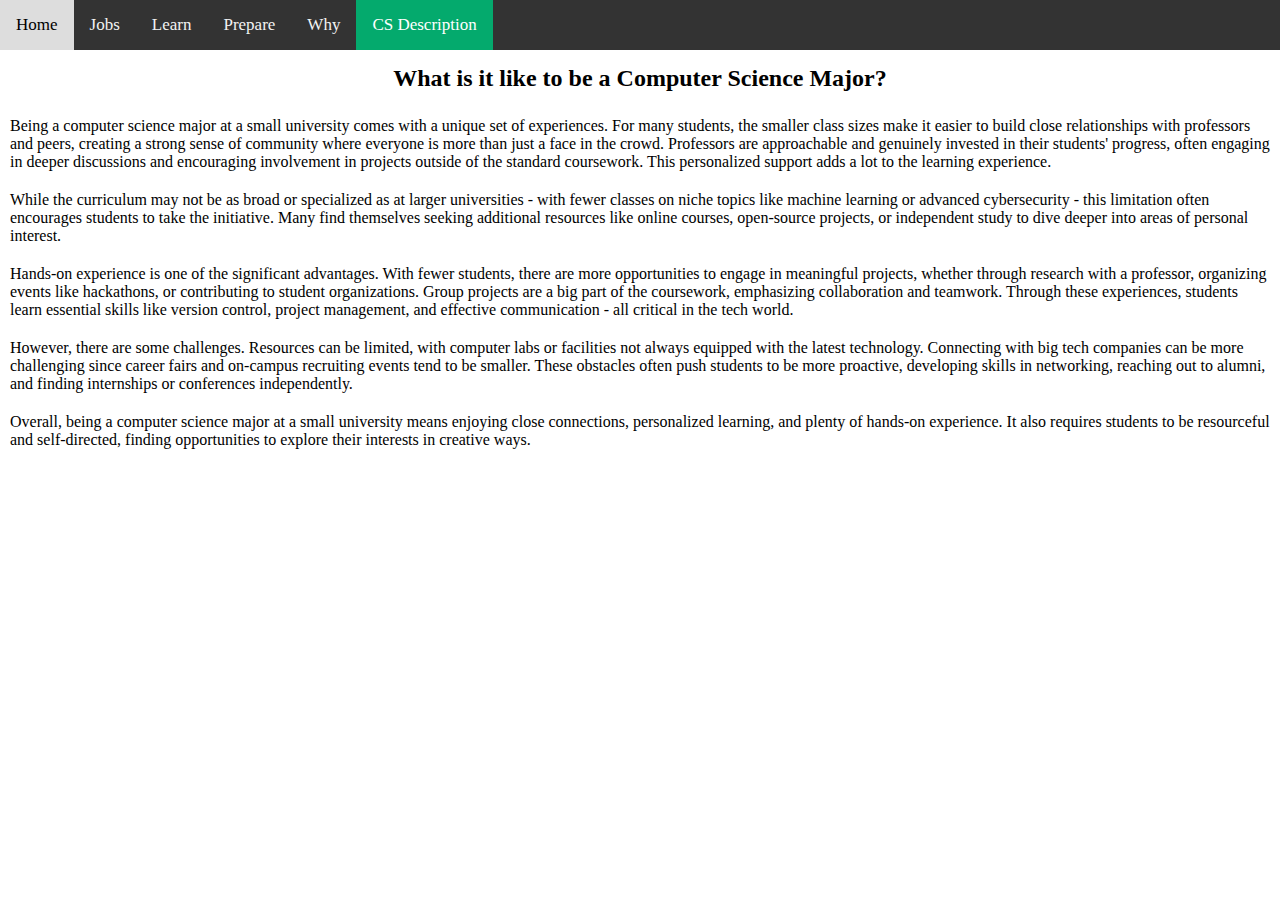
<file: csDescription.html>
<!DOCTYPE html>
<head>
    <title>CS Description Page</title>
    <div id="navbar"></div>
    <link href="style.css" rel="stylesheet">
</head>
<body>
<header>What is it like to be a Computer Science Major?</header>
<p>Being a computer science major at a small university comes with a unique set of experiences. For many students, the smaller class sizes make it easier to build close relationships with professors and peers, creating a strong sense of community where everyone is more than just a face in the crowd. Professors are approachable and genuinely invested in their students' progress, often engaging in deeper discussions and encouraging involvement in projects outside of the standard coursework. This personalized support adds a lot to the learning experience.</p>

<p>While the curriculum may not be as broad or specialized as at larger universities - with fewer classes on niche topics like machine learning or advanced cybersecurity - this limitation often encourages students to take the initiative. Many find themselves seeking additional resources like online courses, open-source projects, or independent study to dive deeper into areas of personal interest.</p>

<p>Hands-on experience is one of the significant advantages. With fewer students, there are more opportunities to engage in meaningful projects, whether through research with a professor, organizing events like hackathons, or contributing to student organizations. Group projects are a big part of the coursework, emphasizing collaboration and teamwork. Through these experiences, students learn essential skills like version control, project management, and effective communication - all critical in the tech world.</p>

<p>However, there are some challenges. Resources can be limited, with computer labs or facilities not always equipped with the latest technology. Connecting with big tech companies can be more challenging since career fairs and on-campus recruiting events tend to be smaller. These obstacles often push students to be more proactive, developing skills in networking, reaching out to alumni, and finding internships or conferences independently.</p>

<p>Overall, being a computer science major at a small university means enjoying close connections, personalized learning, and plenty of hands-on experience. It also requires students to be resourceful and self-directed, finding opportunities to explore their interests in creative ways.</p>

</body>

<script src="nav.js" onload="setActive('csDescription')"></script>
</file>
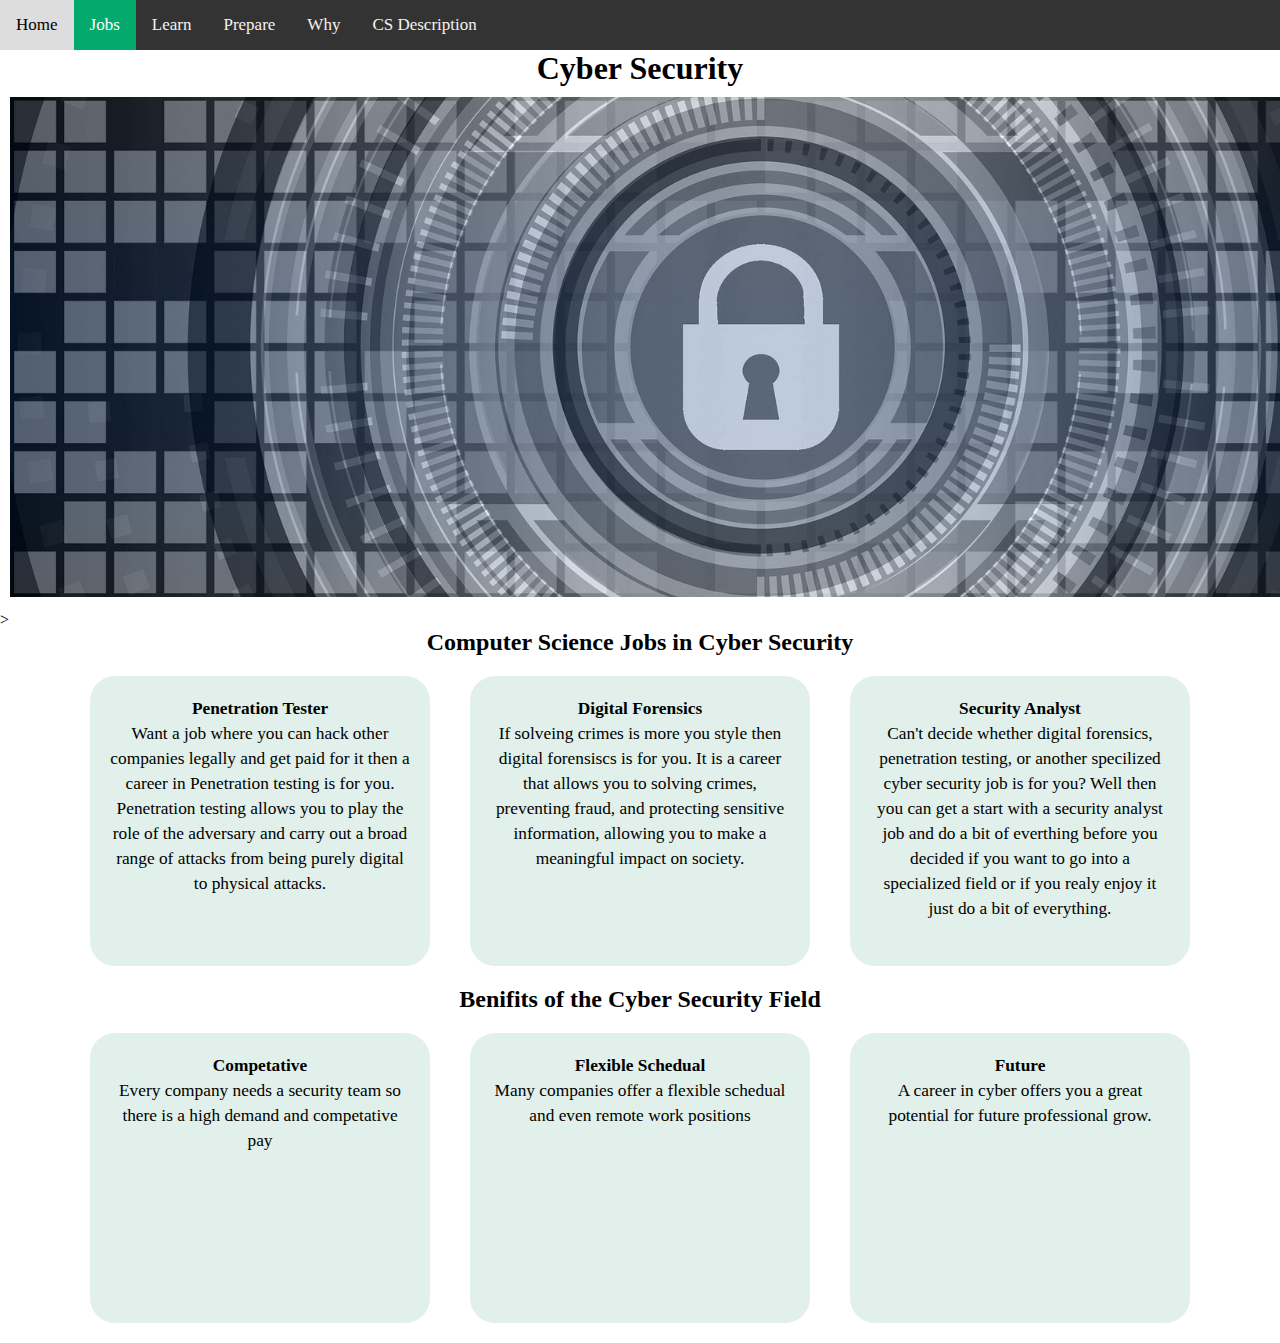
<file: cybersecuritySpecialist.html>
<!DOCTYPE html>
<html>

<head>
    <title>Cyber Security Page</title>
    <div id="navbar"></div>
    <link href="style.css" rel="stylesheet">
</head>
<body>
    <h1>
        <center>Cyber Security</center>
    </h1>
    <img src="cyberSecurityBanner.jpg" alt="This could be You in 7-8 years" width="auto" 
    height="500"/>>
    <h2>
        <center>Computer Science Jobs in Cyber Security</center>
    </h2>
    <div class="infobox-inline">
        <div class="infoboxCyber"><b>Penetration Tester</b><br>
            Want a job where you can hack other companies legally and get paid for it then a career in Penetration testing is for you. 
            Penetration testing allows you to play the role of the adversary and carry out a broad range of attacks from being purely digital to physical attacks.
        </div>

        <div class="infoboxCyber"><b>Digital Forensics</b><br>
            If solveing crimes is more you style then digital forensiscs is for you. It is a career that allows you to solving crimes, preventing fraud, and protecting sensitive information, allowing you to make a meaningful impact on society.
        </div>

        <div class="infoboxCyber"><b>Security Analyst</b><br>
            Can't decide whether digital forensics, penetration testing, or another specilized cyber security job is for you? Well then you can get a start with a security analyst job and do a bit of everthing before you decided if you want to go into a specialized field or if you realy enjoy it just do a bit of everything.
        </div>
    </div>
    <h2>
        <center>Benifits of the Cyber Security Field</center>
    </h2>
    <div class="infobox-inline">
        <div class="infoboxCyber"><b>Competative</b><br>
            Every company needs a security team so there is a high demand and competative pay</div>
        <div class="infoboxCyber"><b>Flexible Schedual</b><br>
            Many companies offer a flexible schedual and even remote work positions</div>
        <div class="infoboxCyber"><b>Future</b><br>
            A career in cyber offers you a great potential for future professional grow.
        </div>
    </div>
</body>

</html>

<script src="nav.js" onload="setActive('Jobs')"></script>
</file>
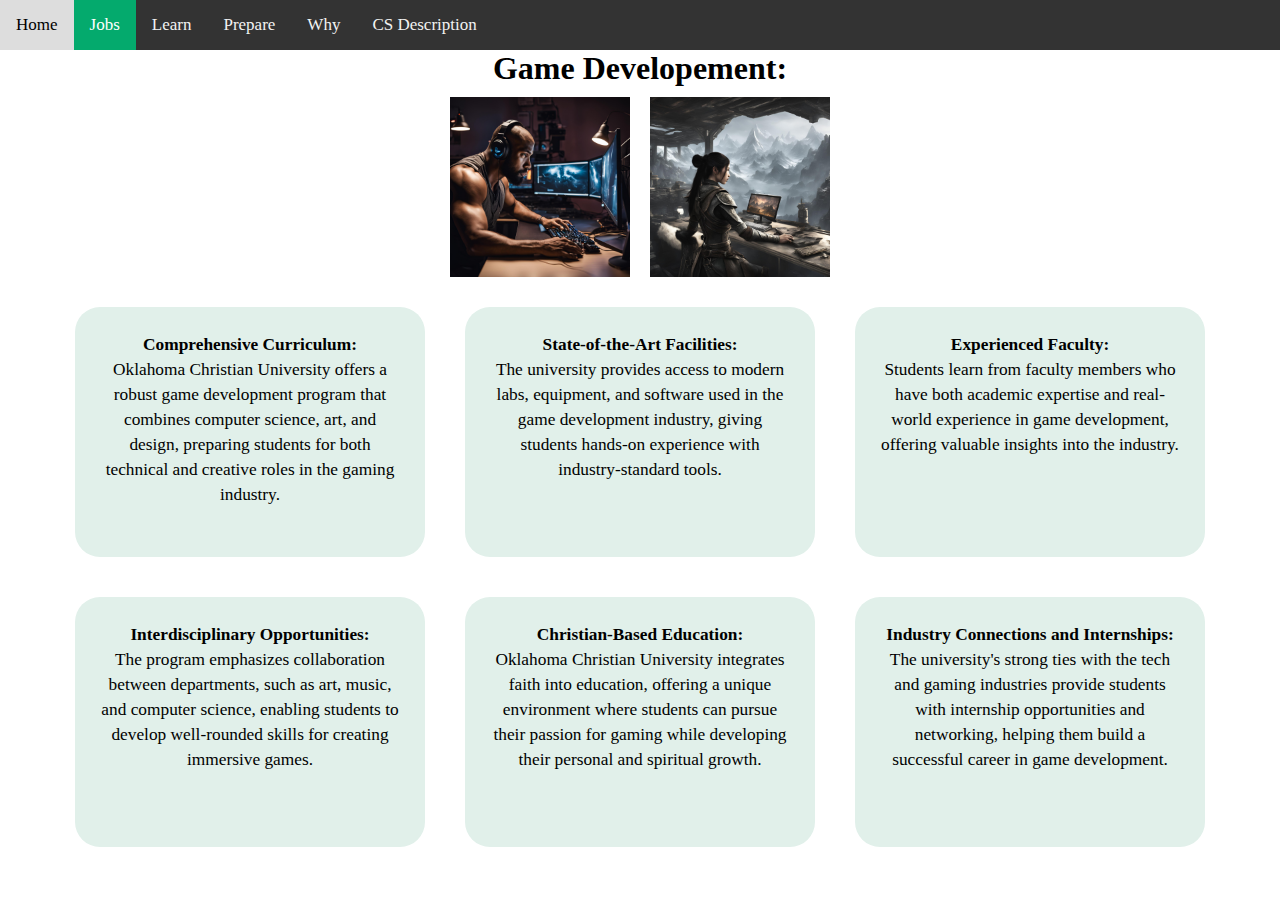
<file: gameDeveloper.html>
<!DOCTYPE html>
<html>
    <head>
        <title>Game Developer Page</title>
        <div id="navbar"></div>
        <link href="style.css" rel="stylesheet">
    </head>
    <body>
    <h1><center>Game Developement:</center></h1>

    <div class="centerMobile">
        <img src="Game.png" alt="Gamer time">
        <img src="Gamer2.png" alt="Skyrim: Gamer Edition">
    </div>

    <div class="infobox-inline">
        <div class="infoboxGame"><b>Comprehensive Curriculum: </b><br>
            Oklahoma Christian University offers a robust game development program that combines computer science, art, and design, 
            preparing students for both technical and creative roles in the gaming industry.
        </div>
        <div class="infoboxGame"><b> State-of-the-Art Facilities: </b><br>
            The university provides access to modern labs, equipment, and software used in the game development industry, 
            giving students hands-on experience with industry-standard tools.
        </div>
        <div class="infoboxGame"><b> Experienced Faculty:  </b><br>
            Students learn from faculty members who have both academic expertise and real-world experience in game development, offering valuable insights into the industry.
        </div>
      </div>
      <div class="infobox-inline">    
        <div class="infoboxGame"><b>Interdisciplinary Opportunities: </b><br>
            The program emphasizes collaboration between departments, such as art, music, and computer science,
            enabling students to develop well-rounded skills for creating immersive games.
        </div>
        <div class="infoboxGame"><b>Christian-Based Education: </b><br>
            Oklahoma Christian University integrates faith into education, 
            offering a unique environment where students can pursue their passion for gaming while developing their personal and spiritual growth.
        </div>
        <div class="infoboxGame"><b> Industry Connections and Internships: </b><br>
           The university's strong ties with the tech and gaming industries 
           provide students with internship opportunities and networking, helping them build a successful career in game development.
        </div>
    </body>
</html>

<script src="nav.js" onload="setActive('Jobs')"></script>
</file>
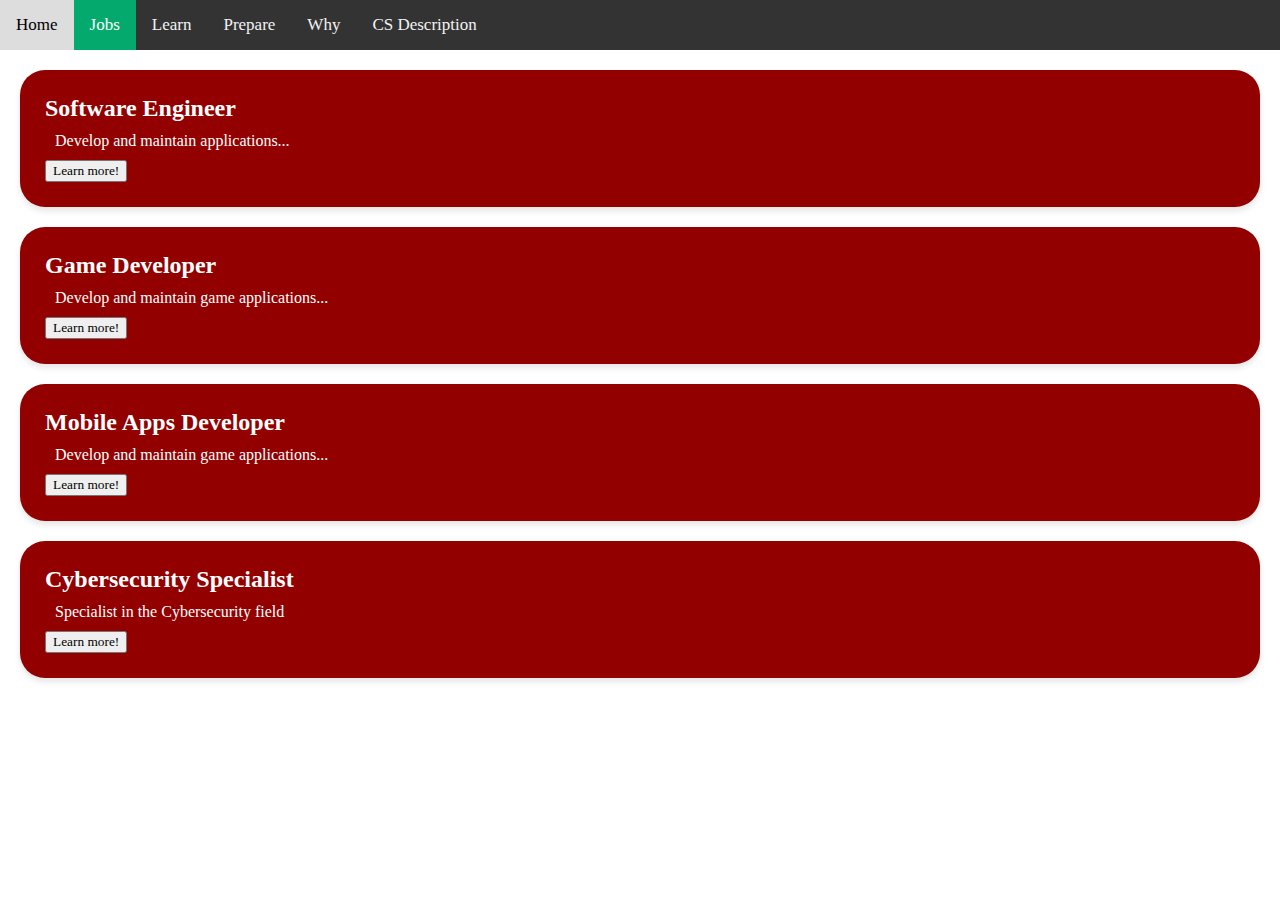
<file: jobs.html>
<!DOCTYPE html>
  <html>
    <head>
      <link href="style.css" rel="stylesheet">
      <div id="navbar"></div>
    </head>
    <body class="background-section">  
      <div >
        <div class="job-card">
          <h2>Software Engineer</h2>
          <p>Develop and maintain applications...</p>
          <button  class="apply-btn"onclick="window.location.assign('softwareEngineer.html')">Learn more!</button>
        </div>
        <div class="job-card">
          <h2>Game Developer</h2>
          <p>Develop and maintain game applications...</p>
          <button  class="apply-btn"onclick="window.location.assign('gameDeveloper.html')">Learn more!</button>
        </div>
        <div class="job-card">
          <h2>Mobile Apps Developer</h2>
          <p>Develop and maintain game applications...</p>
          <button  class="apply-btn"onclick="window.location.assign('mobileAppDeveloper.html')">Learn more!</button>
        </div>
        <div class="job-card">
          <h2>Cybersecurity Specialist</h2>
          <p>Specialist in the Cybersecurity field</p>
          <button  class="apply-btn"onclick="window.location.assign('cybersecuritySpecialist.html')">Learn more!</button>
        </div>
      </div><!-- background section -->
    </body>
  </html>
  

  <script src="nav.js" onload="setActive('Jobs')"></script>
</file>
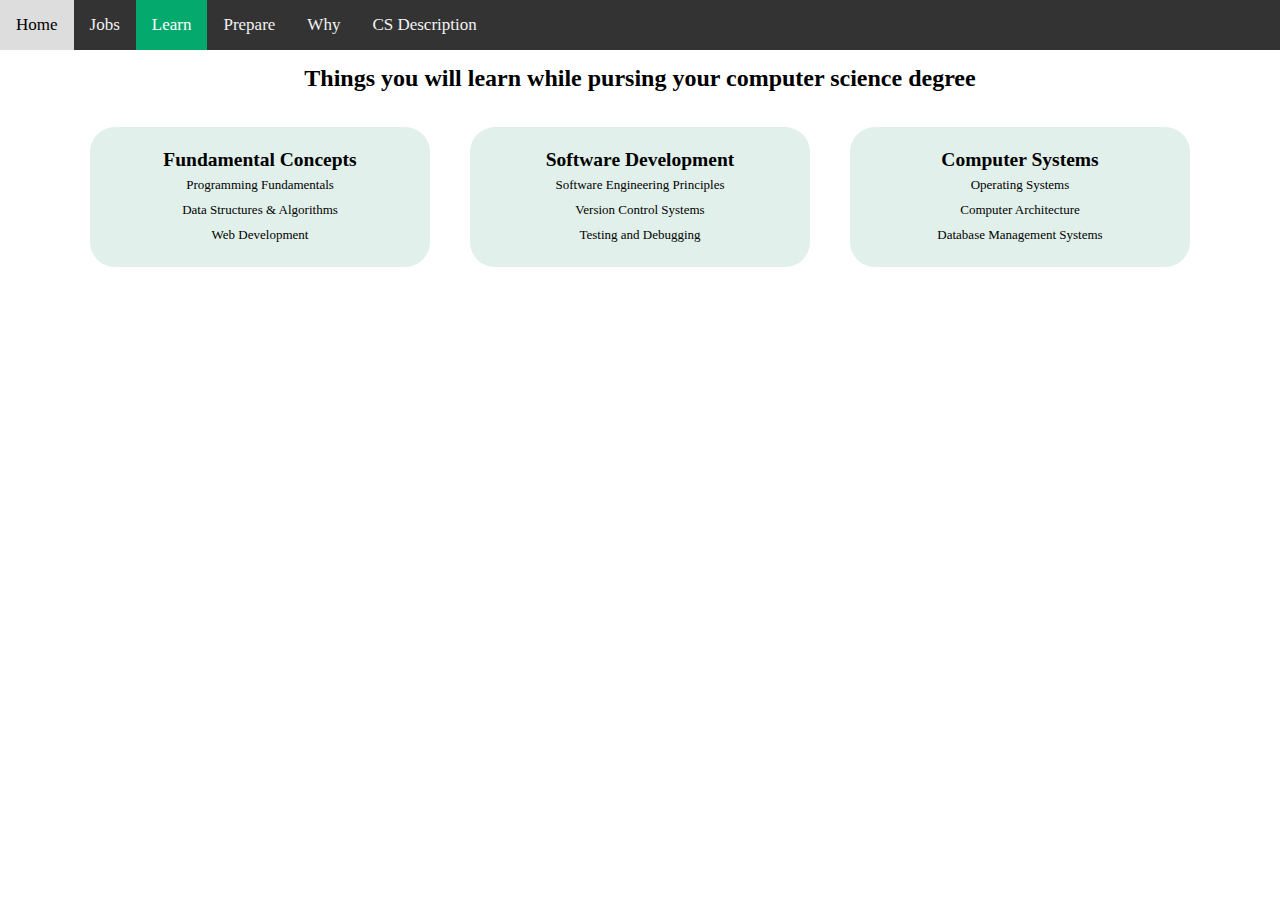
<file: learn.html>
<!DOCTYPE html>
<html>
<head>
    <title>Learn Page</title>
    <div id="navbar"></div>
    <link href="style.css" rel="stylesheet">     
</head>
<header>Things you will learn while pursing your computer science degree</header>
<div class="infobox-inline">
    <div class="infoboxLearn">
        <h2><b>Fundamental Concepts</b><br></h2>
            <li>Programming Fundamentals</li>
            <li>Data Structures & Algorithms</li>
            <li>Web Development</li>
    </div>
    <div class="infoboxLearn">
        <h2><b>Software Development</b><br></h2>
            <li>Software Engineering Principles</li>
            <li>Version Control Systems</li>
            <li>Testing and Debugging</li>
    </div>
    <div class="infoboxLearn">
        <h2><b>Computer Systems</b><br></h2>
            <LI>Operating Systems</LI>
            <li>Computer Architecture</li>
            <li>Database Management Systems</li>
    </div>
</div>
</body>
<style>
    li{
        all: none !important;
        list-style-type: none;
    }
</style>
<script src="nav.js" onload="setActive('Learn')"></script>
</file>
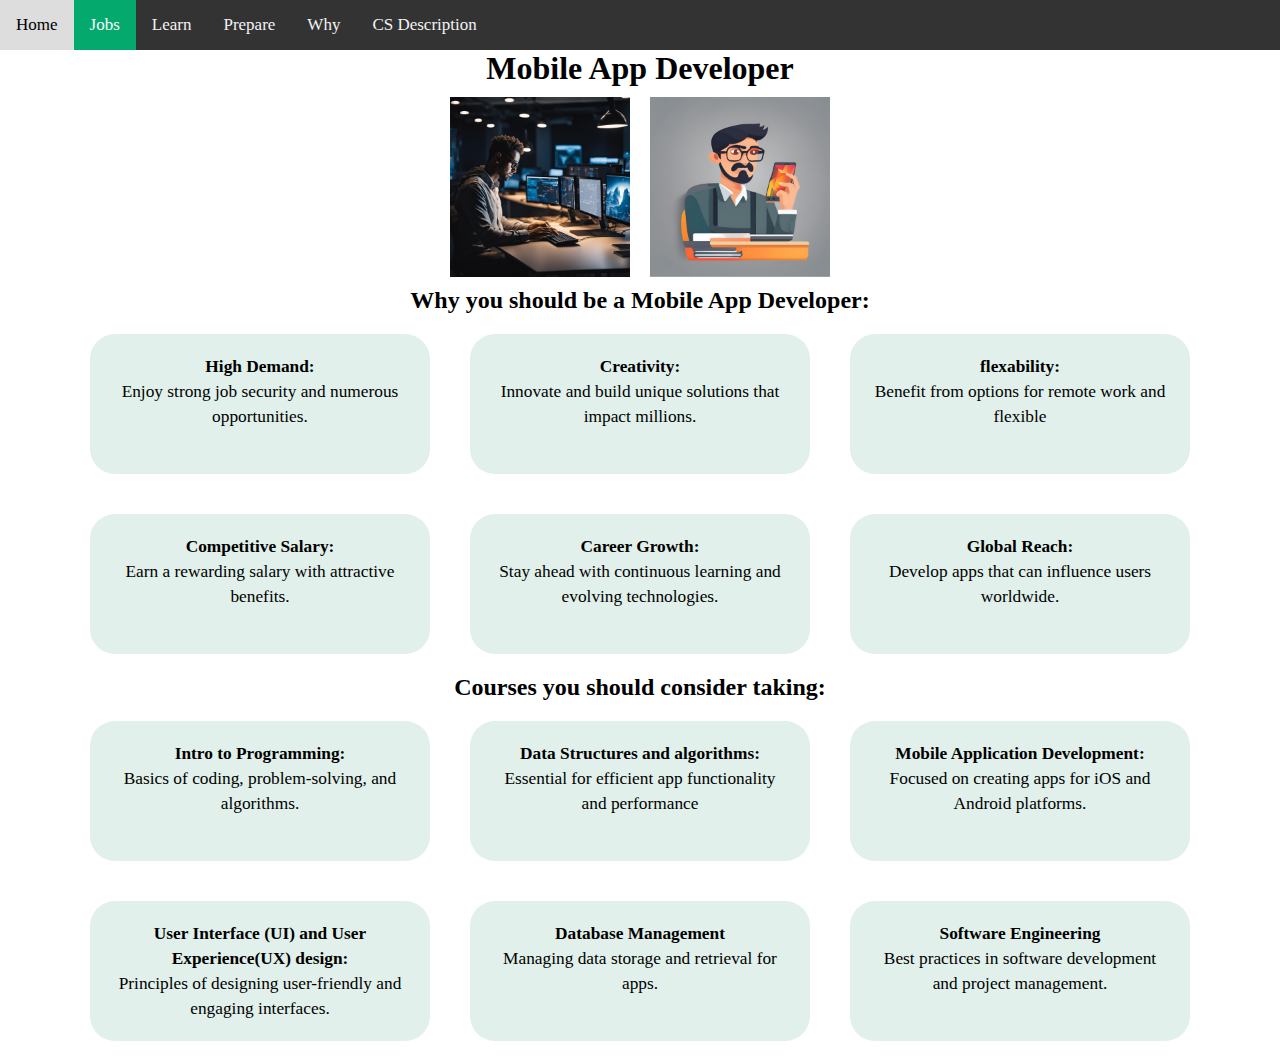
<file: mobileAppDeveloper.html>
<!DOCTYPE html>
<html>
    <head>
        <title>Mobile Developer Page</title>
        <div id="navbar"></div>
        <link href="style.css" rel="stylesheet">
    </head>
    <body>

        <h1><center>Mobile App Developer</center></h1>
        <div class="centerMobile">
            <img src="Mobile.png" alt="This could be You in 7-8 years">
            <img src="Mobile2.png" alt="This is Dan Griffin">
        </div>

    <h2><center>Why you should be a Mobile App Developer:</center></h2>
    <div class="infobox-inline">
        <div class="infoboxMobile"><b>High Demand:</b><br>
            Enjoy strong job security and numerous opportunities.</div>
        <div class="infoboxMobile"><b>Creativity:</b><br>
            Innovate and build unique solutions that impact millions.</div>
        <div class="infoboxMobile"><b>flexability:</b><br>
          Benefit from options for remote work and flexible
        </div>
    </div>
    <div class="infobox-inline">
        <div class="infoboxMobile"><b>Competitive Salary:</b><br>
            Earn a rewarding salary with attractive benefits.</div>
        <div class="infoboxMobile"><b>Career Growth:</b><br>
            Stay ahead with continuous learning and evolving technologies.</div>
        <div class="infoboxMobile"><b>Global Reach:</b><br>
            Develop apps that can influence users worldwide.
        </div>
    </div>

    <h2><center>Courses you should consider taking:</center></h2>
    <div class="infobox-inline">
      <div class="infoboxMobile"><b>Intro to Programming:</b><br>
        Basics of coding, problem-solving, and algorithms.</div>
      <div class="infoboxMobile"><b>Data Structures and algorithms:</b><br>
        Essential for efficient app functionality and performance</div>
      <div class="infoboxMobile"><b>Mobile Application Development:</b><br>
        Focused on creating apps for iOS and Android platforms.
      </div>
    </div>
    <div class="infobox-inline">
        <div class="infoboxMobile"><b>User Interface (UI) and User Experience(UX) design:</b><br>
            Principles of designing user-friendly and engaging interfaces.</div>
        <div class="infoboxMobile"><b>Database Management</b><br>
          Managing data storage and retrieval for apps.</div>
        <div class="infoboxMobile"><b>Software Engineering</b><br>
            Best practices in software development and project management.
        </div>
    </div>
    </body>
</html>

<script src="nav.js" onload="setActive('Jobs')"></script>
</file>
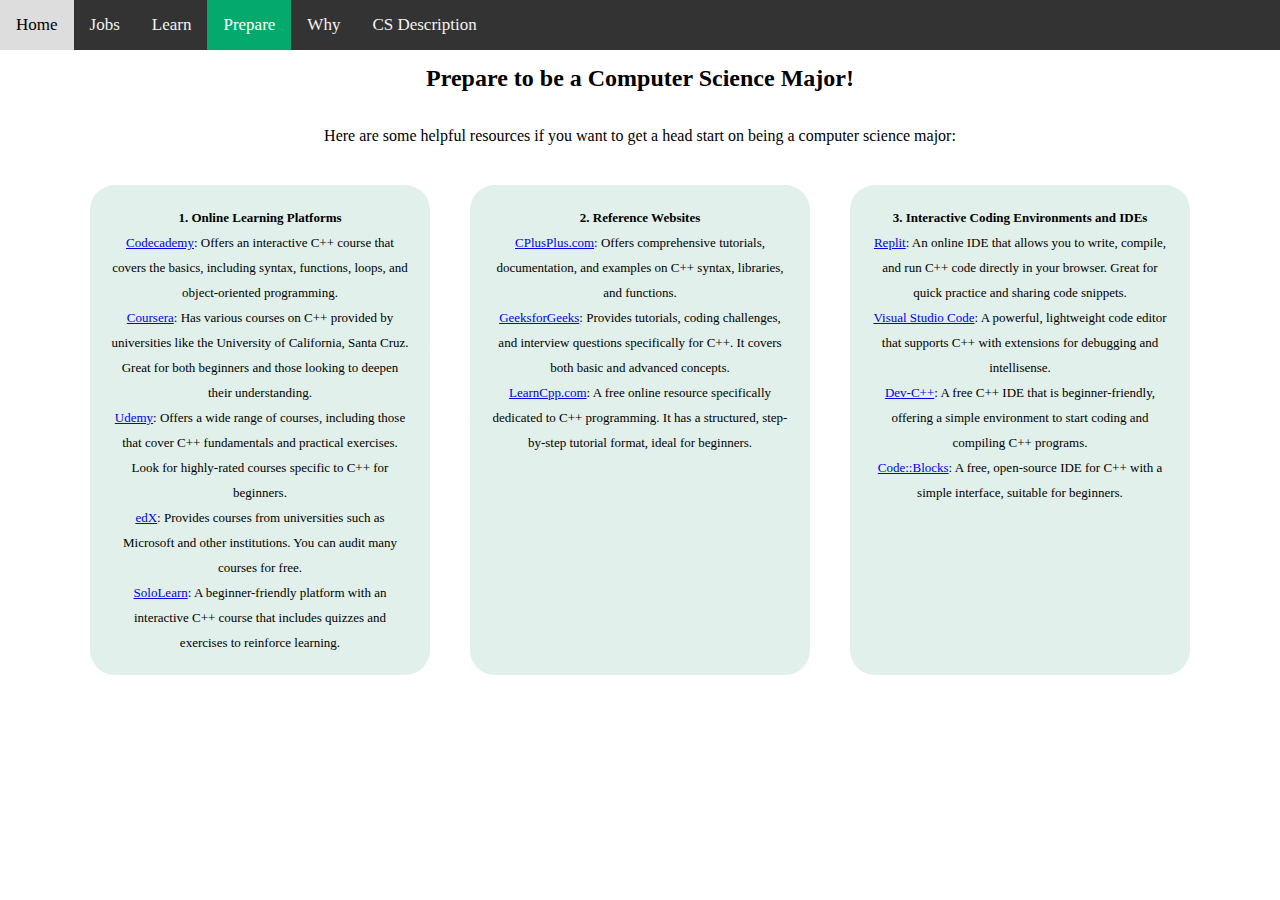
<file: prepare.html>
<!DOCTYPE html>
<html>
    <head>
        <title>Prepare Page</title>
        <div id="navbar"></div>
        <link href="style.css" rel="stylesheet">
    </head>
<body>

    <header>Prepare to be a Computer Science Major!</header>
    <p><center>Here are some helpful resources if you want to get a head start on being a computer science major:</center></p>
    <div class="infobox-inline">
        <div class="infoboxPrepare"><b>1. Online Learning Platforms</b><br>
            <a href="https://www.codecademy.com/">Codecademy</a>: Offers an interactive C++ course that covers the basics, including syntax, functions, loops, and object-oriented programming.<br>
            <a href="https://www.coursera.org/specializations/hands-on-cpp">Coursera</a>: Has various courses on C++ provided by universities like the University of California, Santa Cruz. Great for both beginners and those looking to deepen their understanding.<br>
            <a href="https://www.udemy.com/">Udemy</a>: Offers a wide range of courses, including those that cover C++ fundamentals and practical exercises. Look for highly-rated courses specific to C++ for beginners.<br>
            <a href="https://www.edx.org/">edX</a>: Provides courses from universities such as Microsoft and other institutions. You can audit many courses for free.<br>
            <a href="https://www.sololearn.com/en/">SoloLearn</a>: A beginner-friendly platform with an interactive C++ course that includes quizzes and exercises to reinforce learning.
        </div>
        <div class="infoboxPrepare">
            <b>2. Reference Websites</b><br>
            <a href="https://cplusplus.com/">CPlusPlus.com</a>: Offers comprehensive tutorials, documentation, and examples on C++ syntax, libraries, and functions.<br>
            <a href="https://www.geeksforgeeks.org/">GeeksforGeeks</a>: Provides tutorials, coding challenges, and interview questions specifically for C++. It covers both basic and advanced concepts.<br>
            <a href="https://www.learncpp.com/">LearnCpp.com</a>: A free online resource specifically dedicated to C++ programming. It has a structured, step-by-step tutorial format, ideal for beginners.<br>
        </div>
        <div class="infoboxPrepare">
            <b>3. Interactive Coding Environments and IDEs</b><br>
            <a href="https://replit.com/">Replit</a>: An online IDE that allows you to write, compile, and run C++ code directly in your browser. Great for quick practice and sharing code snippets.<br>
            <a href="https://code.visualstudio.com/">Visual Studio Code</a>: A powerful, lightweight code editor that supports C++ with extensions for debugging and intellisense.<br>
            <a href="https://www.bloodshed.net/">Dev-C++</a>: A free C++ IDE that is beginner-friendly, offering a simple environment to start coding and compiling C++ programs.<br>
            <a href="https://www.codeblocks.org/">Code::Blocks</a>: A free, open-source IDE for C++ with a simple interface, suitable for beginners.<br>
        </div>
    </div>
</body>
</html>

<script src="nav.js" onload="setActive('Prepare')"></script>
</file>
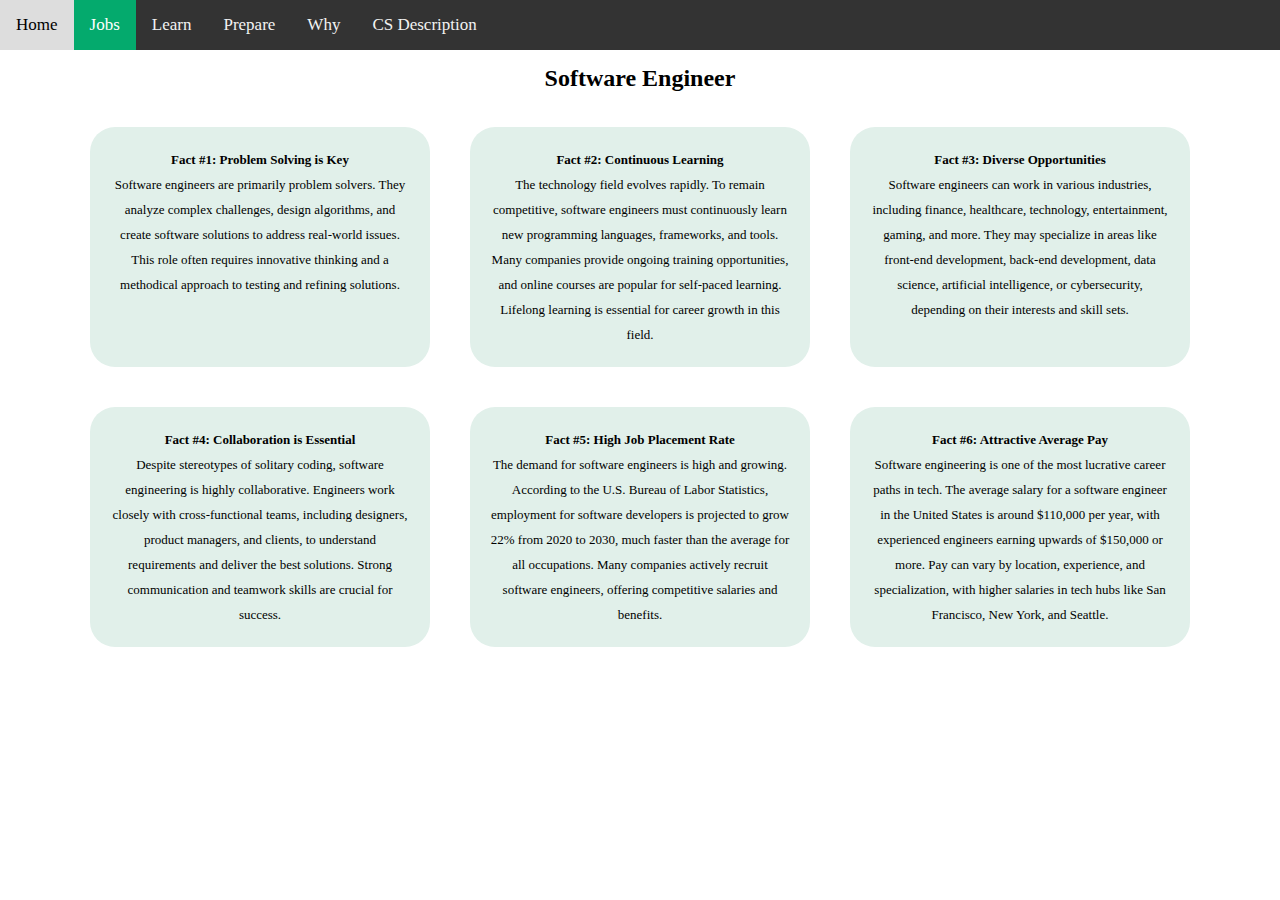
<file: softwareEngineer.html>
<!DOCTYPE html>
<html>
    <title>Software Engineer Page</title>
    <head>
        <title>Mobile Developer Page</title>
        <div id="navbar"></div>
        <link href="style.css" rel="stylesheet">
    </head>
  <body>
    <header>Software Engineer</header>
    <div class="infobox-inline">
      <div class="infobox"><b>Fact #1: Problem Solving is Key</b><br>
        Software engineers are primarily problem solvers. 
        They analyze complex challenges, design algorithms, and create software solutions to address real-world issues. 
        This role often requires innovative thinking and a methodical approach to testing and refining solutions.</div>
      <div class="infobox"><b>Fact #2: Continuous Learning</b><br>
        The technology field evolves rapidly. To remain competitive, software engineers must continuously learn new programming 
        languages, frameworks, and tools. Many companies provide ongoing training opportunities, and online courses are popular 
        for self-paced learning. Lifelong learning is essential for career growth in this field.</div>
      <div class="infobox"><b>Fact #3: Diverse Opportunities</b><br>
        Software engineers can work in various industries, including finance, healthcare, technology, entertainment, gaming, and more. 
        They may specialize in areas like front-end development, back-end development, data science, artificial intelligence, or 
        cybersecurity, depending on their interests and skill sets.
      </div>
    </div>
    <div class="infobox-inline">    
      <div class="infobox"><b>Fact #4: Collaboration is Essential</b><br>
        Despite stereotypes of solitary coding, software engineering is highly collaborative. Engineers work closely with 
        cross-functional teams, including designers, product managers, and clients, to understand requirements and deliver 
        the best solutions. Strong communication and teamwork skills are crucial for success.
      </div>
      <div class="infobox"><b>Fact #5: High Job Placement Rate</b><br>
        The demand for software engineers is high and growing. According to the U.S. Bureau of Labor Statistics, 
        employment for software developers is projected to grow 22% from 2020 to 2030, much faster than the average 
        for all occupations. Many companies actively recruit software engineers, offering competitive salaries and benefits.
      </div>
      <div class="infobox"><b>Fact #6: Attractive Average Pay</b><br>
        Software engineering is one of the most lucrative career paths in tech. The average salary for a software engineer 
        in the United States is around $110,000 per year, with experienced engineers earning upwards of $150,000 or more. 
        Pay can vary by location, experience, and specialization, with higher salaries in tech hubs like San Francisco, New York, 
        and Seattle.
      </div>
    </div>
  </body>
</html>
  

<script src="nav.js" onload="setActive('Jobs')"></script>
</file>
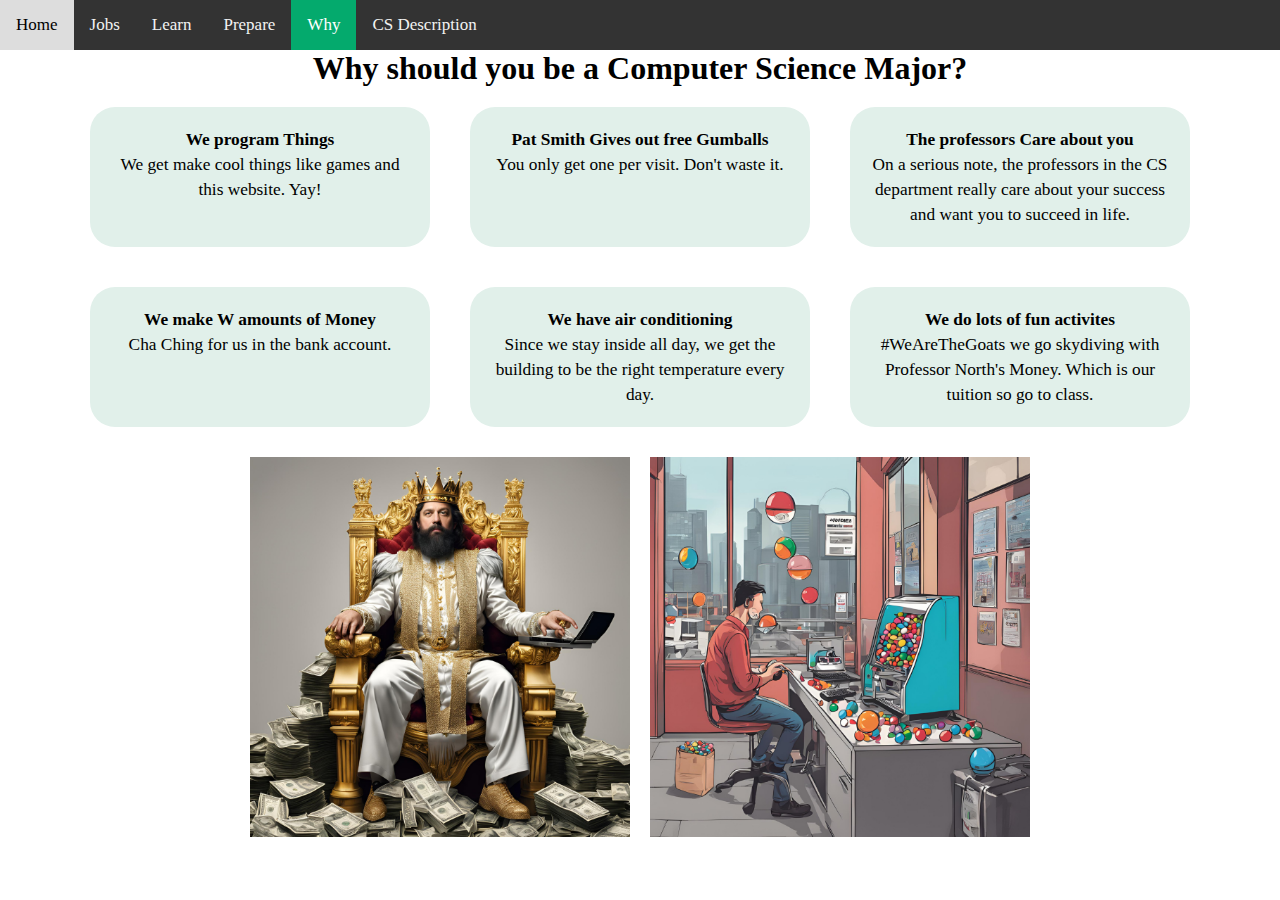
<file: why.html>
<!DOCTYPE html>
<html>
<body>
    <head>
        <title>Why CS?</title>
        <div id="navbar"></div>
        <link href="style.css" rel="stylesheet">
    </head>
    <div class = "Heading">
    <h1><center>Why should you be a Computer Science Major?</center></h1> 
    </div>


    <div class="infobox-inline">
        <div class="infoboxMobile"><b>We program Things</b><br>
            We get make cool things like games and this website. Yay!
        </div>
        <div class="infoboxMobile"><b>Pat Smith Gives out free Gumballs</b><br>
          You only get one per visit. Don't waste it.
        </div>
        <div class="infoboxMobile"><b>The professors Care about you</b><br>
          On a serious note, the professors in the CS department really care about your success and want you to succeed in life.
        </div>
      </div>
      <div class="infobox-inline">
          <div class="infoboxMobile"><b>We make W amounts of Money</b><br>
              Cha Ching for us in the bank account.
            </div>
          <div class="infoboxMobile"><b>We have air conditioning</b><br>
            Since we stay inside all day, we get the building to be the right temperature every day.
         </div>
          <div class="infoboxMobile"><b>We do lots of fun activites</b><br>
               #WeAreTheGoats we go skydiving with Professor North's Money. Which is our tuition so go to class.
          </div>
      </div>

<div class="center">
<img src="KING.png" alt="This could be You in 7-8 years">
<img src="Gumballs.png" alt="This is Pat Smith">
</div>

</body>
</html>

<script src="nav.js" onload="setActive('Why')"></script>
</file>
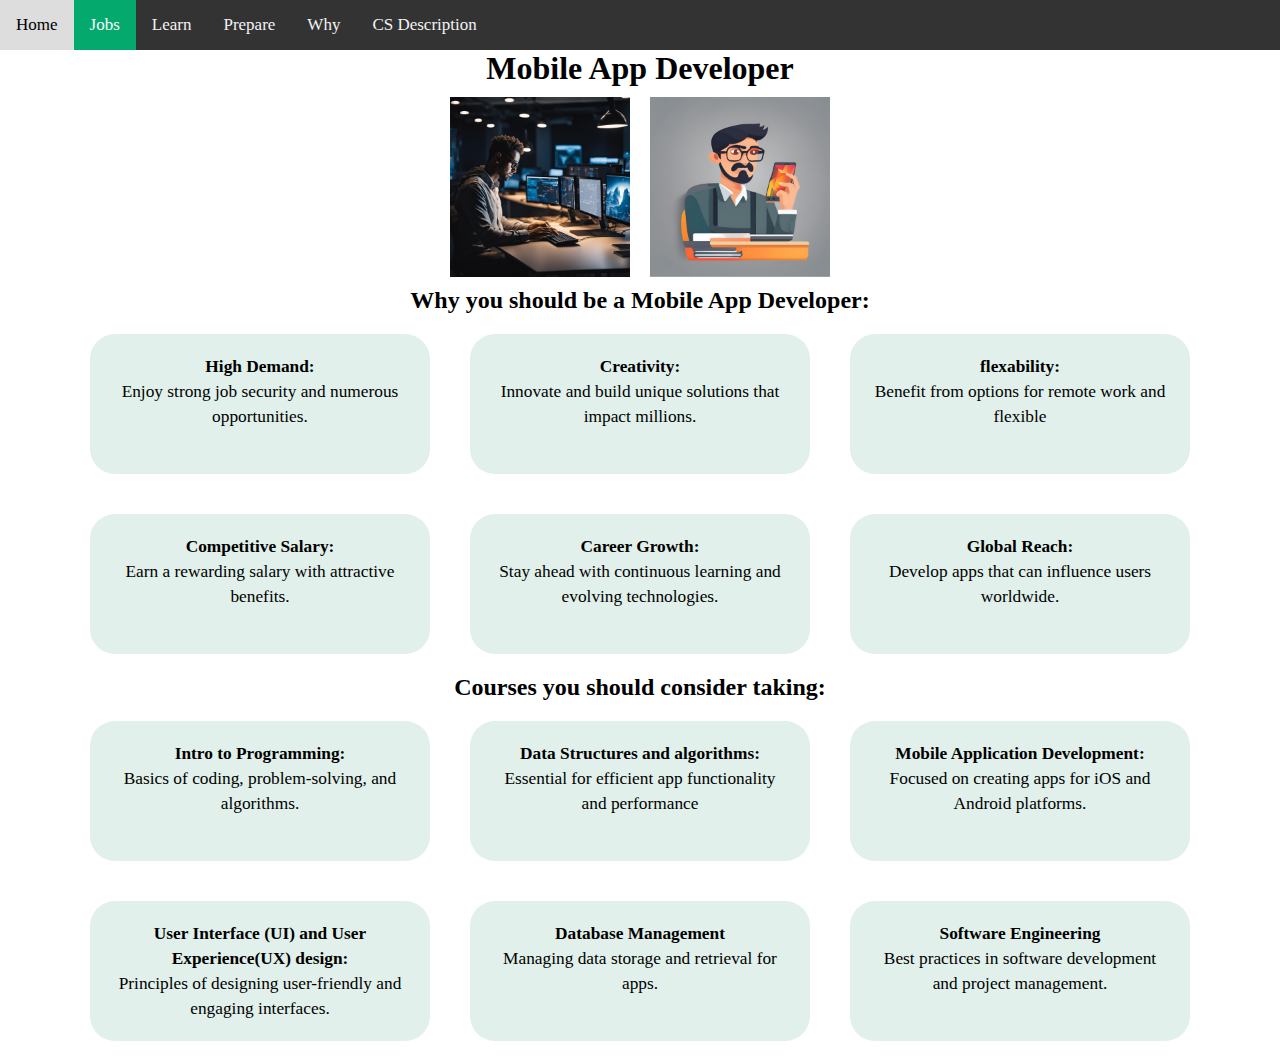
<file: Jobs/mobileAppDeveloper.html>
<!DOCTYPE html>
<html>
    <head>
        <title>Mobile Developer Page</title>
        <div id="navbar"></div>
        <link href="/style.css" rel="stylesheet">
    </head>
    <body>

        <h1><center>Mobile App Developer</center></h1>
        <div class="centerMobile">
            <img src="Mobile.png" alt="This could be You in 7-8 years">
            <img src="Mobile2.png" alt="This is Dan Griffin">
        </div>

    <h2><center>Why you should be a Mobile App Developer:</center></h2>
    <div class="infobox-inline">
        <div class="infoboxMobile"><b>High Demand:</b><br>
            Enjoy strong job security and numerous opportunities.</div>
        <div class="infoboxMobile"><b>Creativity:</b><br>
            Innovate and build unique solutions that impact millions.</div>
        <div class="infoboxMobile"><b>flexability:</b><br>
          Benefit from options for remote work and flexible
        </div>
    </div>
    <div class="infobox-inline">
        <div class="infoboxMobile"><b>Competitive Salary:</b><br>
            Earn a rewarding salary with attractive benefits.</div>
        <div class="infoboxMobile"><b>Career Growth:</b><br>
            Stay ahead with continuous learning and evolving technologies.</div>
        <div class="infoboxMobile"><b>Global Reach:</b><br>
            Develop apps that can influence users worldwide.
        </div>
    </div>

    <h2><center>Courses you should consider taking:</center></h2>
    <div class="infobox-inline">
      <div class="infoboxMobile"><b>Intro to Programming:</b><br>
        Basics of coding, problem-solving, and algorithms.</div>
      <div class="infoboxMobile"><b>Data Structures and algorithms:</b><br>
        Essential for efficient app functionality and performance</div>
      <div class="infoboxMobile"><b>Mobile Application Development:</b><br>
        Focused on creating apps for iOS and Android platforms.
      </div>
    </div>
    <div class="infobox-inline">
        <div class="infoboxMobile"><b>User Interface (UI) and User Experience(UX) design:</b><br>
            Principles of designing user-friendly and engaging interfaces.</div>
        <div class="infoboxMobile"><b>Database Management</b><br>
          Managing data storage and retrieval for apps.</div>
        <div class="infoboxMobile"><b>Software Engineering</b><br>
            Best practices in software development and project management.
        </div>
    </div>
    </body>
</html>

<script src="/nav.js" onload="setActive('Jobs')"></script>
</file>
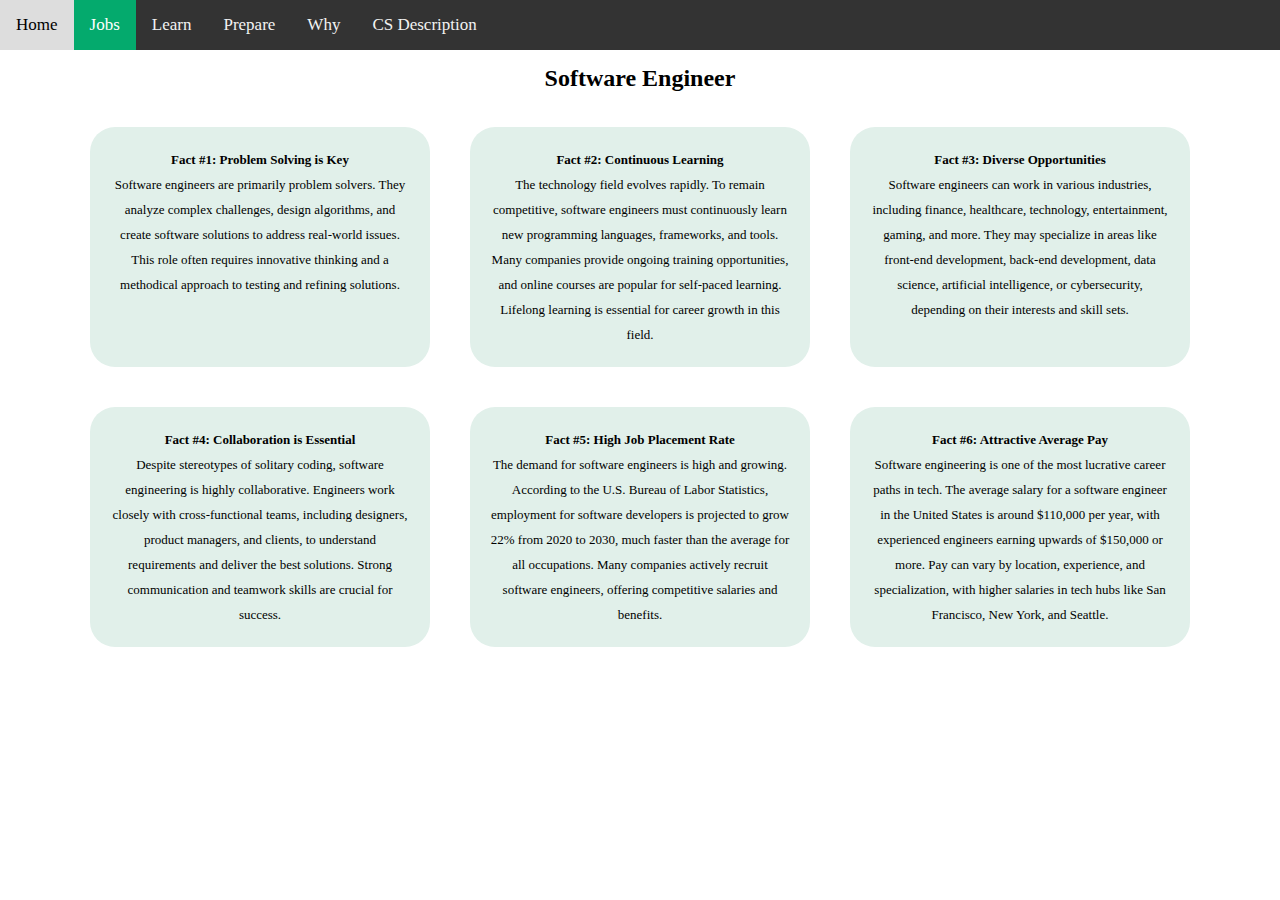
<file: Jobs/softwareEngineer.html>
<!DOCTYPE html>
<html>
    <title>Software Engineer Page</title>
    <head>
        <title>Mobile Developer Page</title>
        <div id="navbar"></div>
        <link href="/style.css" rel="stylesheet">
    </head>
  <body>
    <header>Software Engineer</header>
    <div class="infobox-inline">
      <div class="infobox"><b>Fact #1: Problem Solving is Key</b><br>
        Software engineers are primarily problem solvers. 
        They analyze complex challenges, design algorithms, and create software solutions to address real-world issues. 
        This role often requires innovative thinking and a methodical approach to testing and refining solutions.</div>
      <div class="infobox"><b>Fact #2: Continuous Learning</b><br>
        The technology field evolves rapidly. To remain competitive, software engineers must continuously learn new programming 
        languages, frameworks, and tools. Many companies provide ongoing training opportunities, and online courses are popular 
        for self-paced learning. Lifelong learning is essential for career growth in this field.</div>
      <div class="infobox"><b>Fact #3: Diverse Opportunities</b><br>
        Software engineers can work in various industries, including finance, healthcare, technology, entertainment, gaming, and more. 
        They may specialize in areas like front-end development, back-end development, data science, artificial intelligence, or 
        cybersecurity, depending on their interests and skill sets.
      </div>
    </div>
    <div class="infobox-inline">    
      <div class="infobox"><b>Fact #4: Collaboration is Essential</b><br>
        Despite stereotypes of solitary coding, software engineering is highly collaborative. Engineers work closely with 
        cross-functional teams, including designers, product managers, and clients, to understand requirements and deliver 
        the best solutions. Strong communication and teamwork skills are crucial for success.
      </div>
      <div class="infobox"><b>Fact #5: High Job Placement Rate</b><br>
        The demand for software engineers is high and growing. According to the U.S. Bureau of Labor Statistics, 
        employment for software developers is projected to grow 22% from 2020 to 2030, much faster than the average 
        for all occupations. Many companies actively recruit software engineers, offering competitive salaries and benefits.
      </div>
      <div class="infobox"><b>Fact #6: Attractive Average Pay</b><br>
        Software engineering is one of the most lucrative career paths in tech. The average salary for a software engineer 
        in the United States is around $110,000 per year, with experienced engineers earning upwards of $150,000 or more. 
        Pay can vary by location, experience, and specialization, with higher salaries in tech hubs like San Francisco, New York, 
        and Seattle.
      </div>
    </div>
  </body>
</html>
  

<script src="/nav.js" onload="setActive('Jobs')"></script>
</file>
<file: style.css>
.topnav {
    background-color: #333;
    overflow: hidden;
  }

  * {
    font-family: Cambria, Cochin, Georgia, Times, 'Times New Roman', serif;
  }

  * {
    margin: 0;
  }

  .topnav a {
    float: left;
    color: #f2f2f2;
    text-align: center;
    padding: 15px 16px;
    text-decoration: none;
    font-size: 17px;
  }

  .topnav a:hover {
    background-color: #ddd;
    color: black;
  }

  .topnav a.active {
    background-color: #04AA6D;
    color: white;
  }

  .dropdown {
    float: left;
    overflow: hidden;
  }

  .dropdown .dropbtn {
    font-size: 17px;
    border: none;
    outline: none;
    color: #f2f2f2;
    padding: 15px 16px;
    background-color: #333;
    cursor: pointer;
  }

  .dropdown:hover .dropbtn {
    background-color: #ddd;
    color: black;
  }

  .dropdown-content {
    display: none;
    position: absolute;
    background-color: #f9f9f9;
    min-width: 160px;
    box-shadow: 0px 8px 16px 0px rgba(0, 0, 0, 0.2);
    margin-top: 50px;
  }

  .dropdown-content a {
    float: none;
    color: black;
    text-decoration: none;
    display: block;
    text-align: left;
  }

  .dropdown-content a:hover {
    background-color: #04AA6D;
  }

  .dropdown:hover .dropdown-content {
    display: block;
  }

  button.active {
    background-color: #04aa6d !important;
    color: white !important;
  }

  .infobox {
    background-color: #e1f0ea;
    font-size: small;
    border-radius: 25px;
    padding: 20px;
    width: 300px;
    height: 200px;
    margin: 20px;
    line-height: 25px;
    text-align: center;
  }

  .infobox-inline {
    display: flex;
    justify-content: center;
  }

  .infoboxPrepare {
    background-color: #e1f0ea;
    font-size: small;
    border-radius: 25px;
    padding: 20px;
    width: 300px;
    height: 450px;
    margin: 20px;
    line-height: 25px;
    text-align: center;
  }

  .infoboxLearn {
    background-color: #e1f0ea;
    font-size: small;
    border-radius: 25px;
    padding: 20px;
    width: 300px;
    height: 300;
    margin: 20px;
    line-height: 25px;
    text-align: center;
  }

  header {
    padding: 15px;
    font-weight: bold;
    text-align: center;
    font-size: x-large;
  }

  #specific-text {
    color: white;
  }

  .center {
    display: flex;
    justify-content: center;
    margin-left: auto;
    margin-right: auto;
    width: 400px;
    height: 400px;
  }

  .profCenter 
  {
    display: flex;
    justify-content: center;
    margin-left: auto;
    margin-right: auto;
    width: 350px;
    height: 350px;
  }

  .infoboxMobile {
    background-color: #e1f0ea;
    font-size: 13pt;
    border-radius: 25px;
    padding: 20px;
    width: 300px;
    height: 100px;
    margin: 20px;
    line-height: 25px;
    text-align: center;
  }

  .infoboxCyber {
    background-color: #e1f0ea;
    font-size: 13pt;
    border-radius: 25px;
    padding: 20px;
    width: 300px;
    height: 250px;
    margin: 20px;
    line-height: 25px;
    text-align: center;
  }
  .infoboxGame {
    background-color: #e1f0ea;
    font-size: 13pt;
    border-radius: 25px;
    padding: 25px; 
    width: 300px;
    height: 200px; 
    margin: 20px;
    line-height: 25px;
    text-align: center;
  }
  .centerMobile 
  {
    display: flex;
    justify-content: center;
    margin-left: auto;
    margin-right: auto;
    width: 250px;
    height: 250px;
  }
  .infoboxHome 
  {
    background-color: #e1f0ea;
    font-size: 17pt;
    border-radius: 25px;
    padding: 20px; 
    width: 990px;
    height: 225px; 

    margin: 10px;
    line-height: 25px;
    text-align: center;
    text-emphasis-color: white;
  }

  .centerMobile {
    display: flex;
    justify-content: center;
    margin-left: auto;
    margin-right: auto;
    width: 200px;
    height: 200px;
  }

  ul {
    display: flex;
    justify-content: center;
  }

  img {
    padding: 10px;
  }


  .homePage {
    text-emphasis-color: red;
    text-size-adjust: 20pt;
    text-align: center;
  }
  .homePage
  {
    text-emphasis-color: black;
    text-size-adjust: 20pt;
    text-align: center;
  }

  p {
    padding: 10px;
  }
  .job-card {
    padding: 25px;
    background-color: #920000;
    border-radius: 25px;
    box-shadow: 0 4px 6px rgba(0, 0, 0, 0.1); 
    transition: transform 0.2s, box-shadow 0.2s; 
    margin: 20px; 
  }
  .background-section {
    background-image: url('https://keystoneacademic-res.cloudinary.com/image/upload/element/14/148661_148610_cover_photo.jpg');
    background-size: auto,auto;
    background-position: center;
    background-repeat: no-repeat;
    color: white;
  }
</file>
